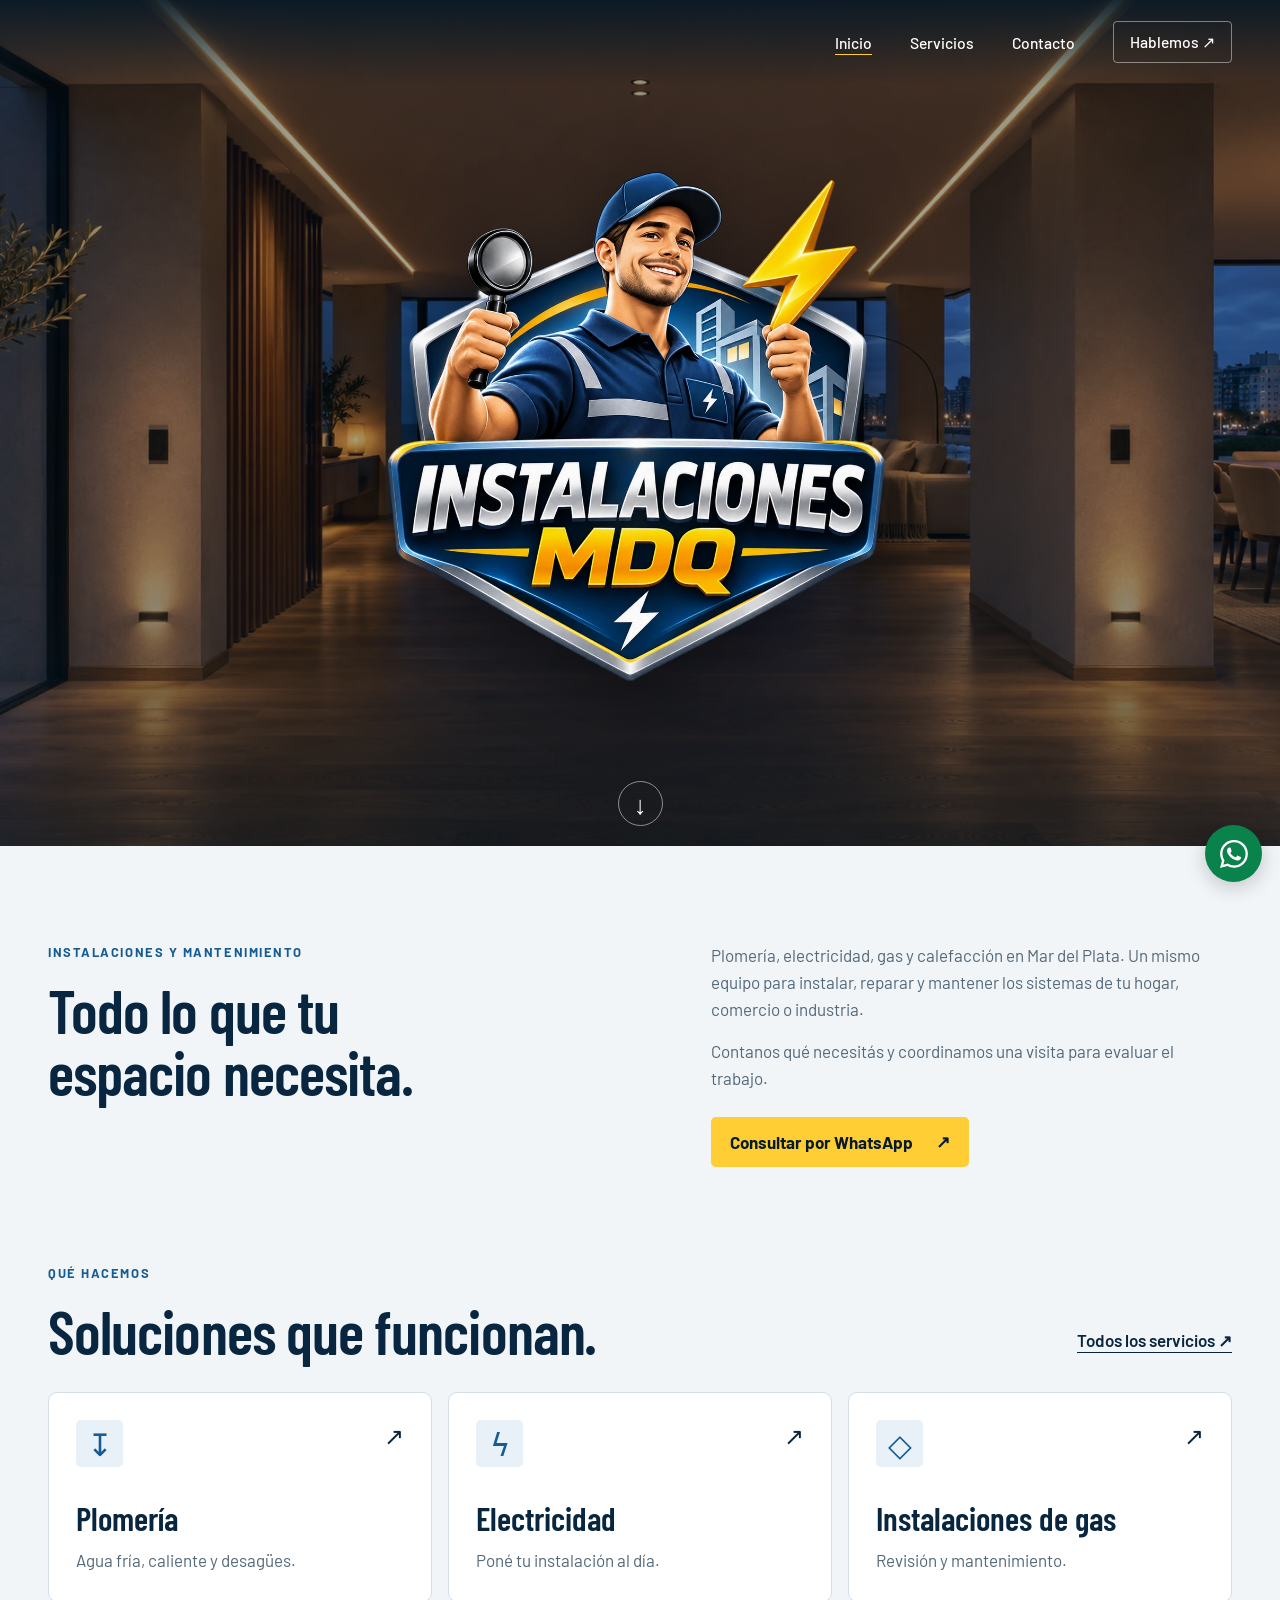
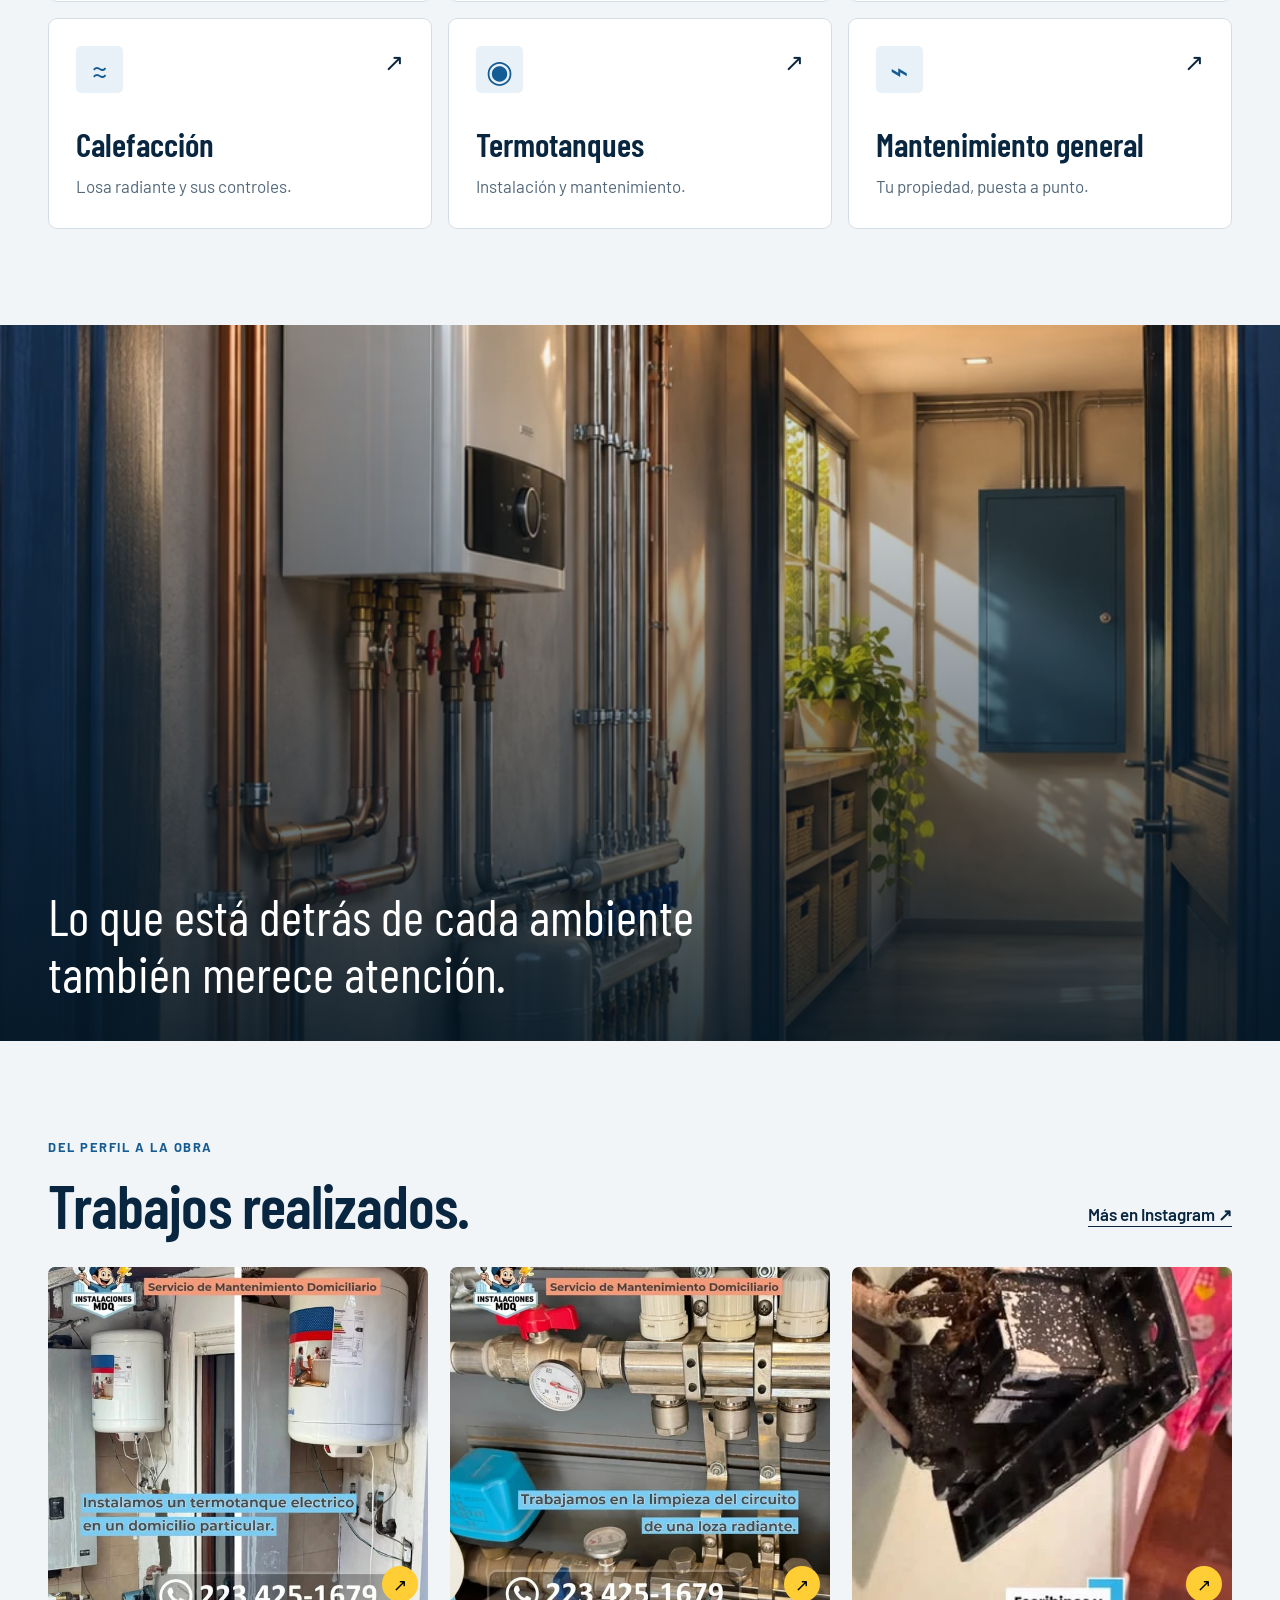
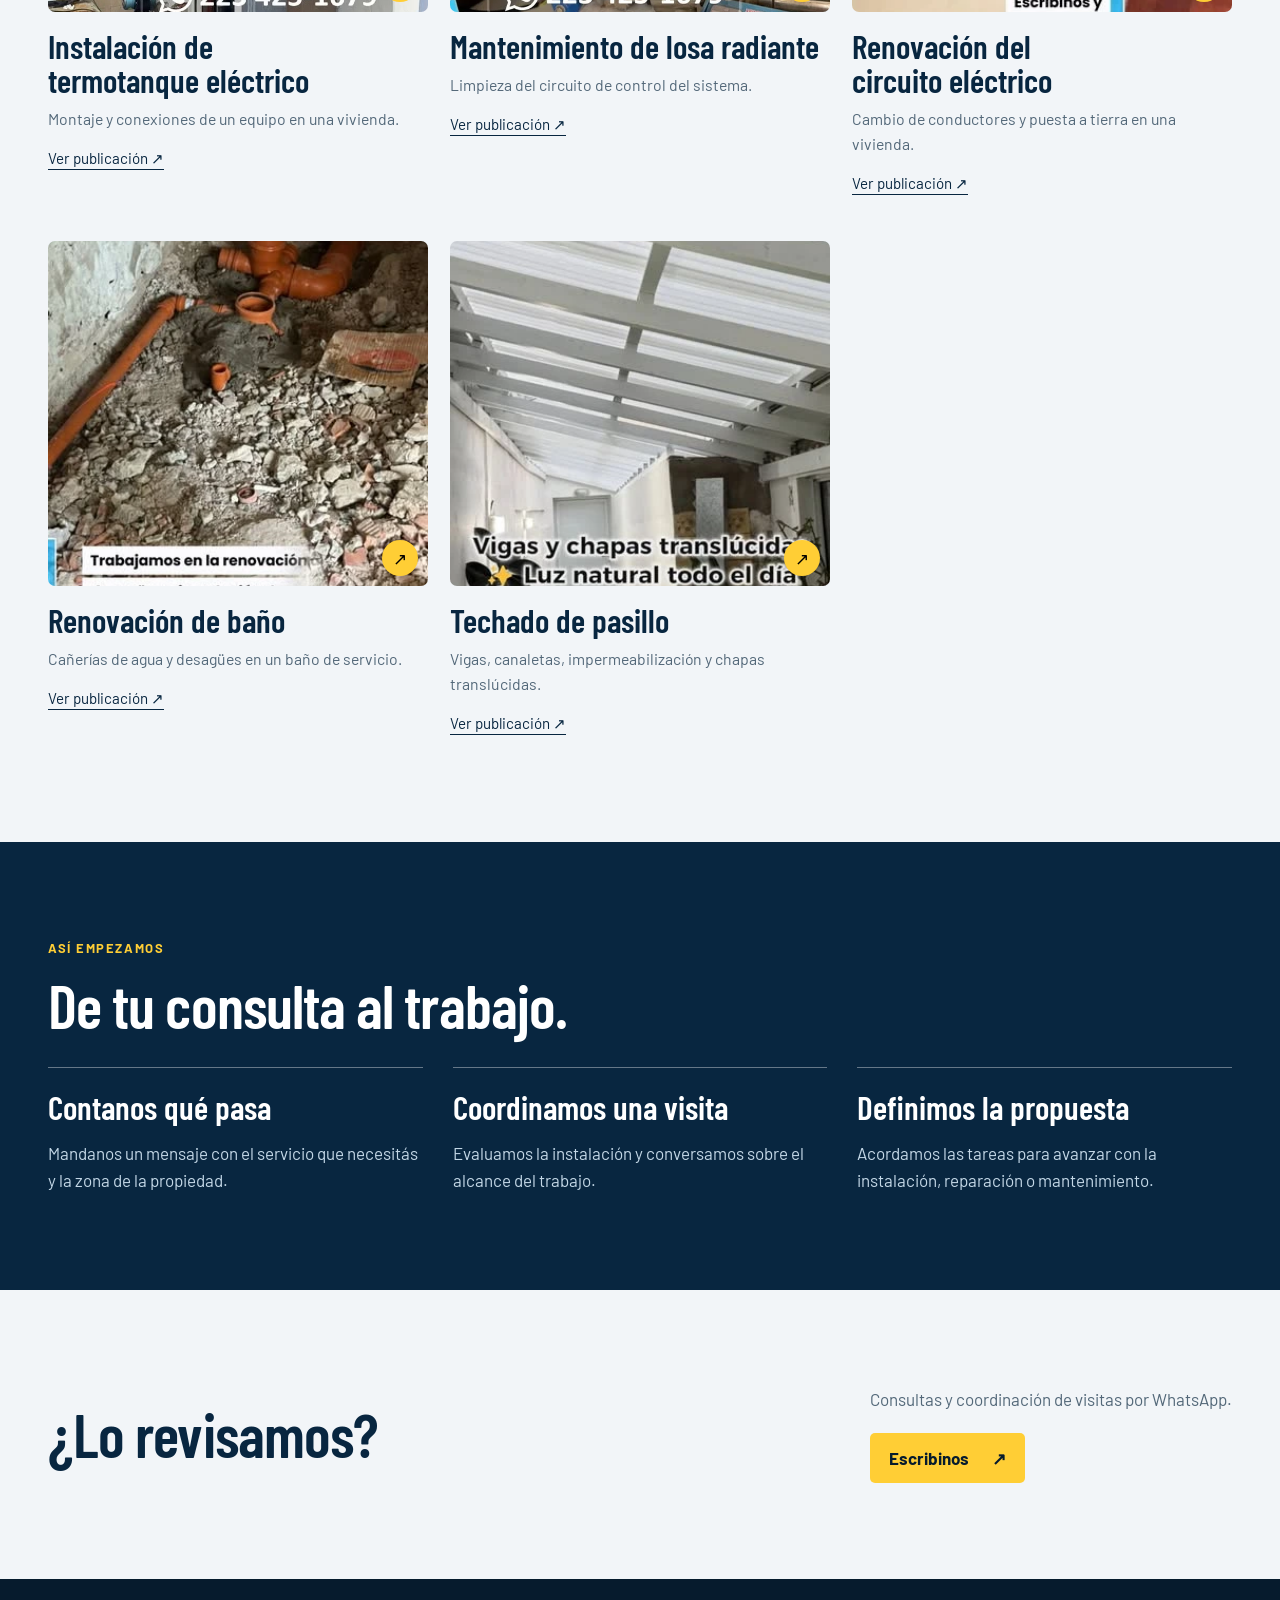
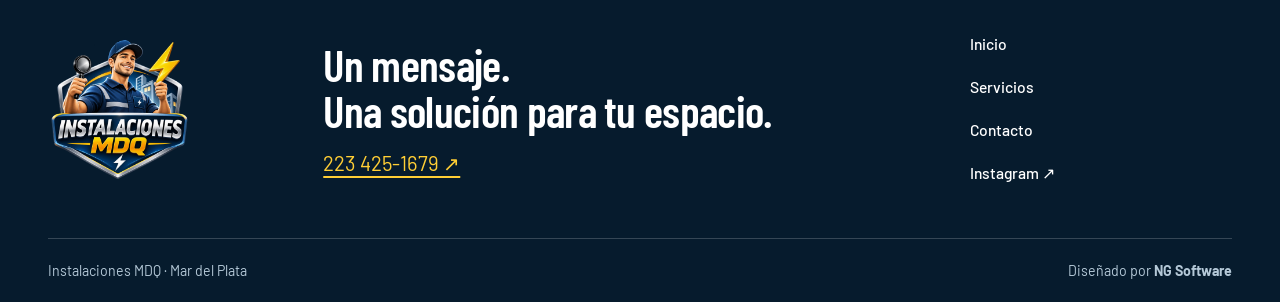
<file: index.html>
<!doctype html>
<html lang="es-AR"><head><meta charset="utf-8"><meta name="viewport" content="width=device-width,initial-scale=1,viewport-fit=cover">
<title>Instalaciones y mantenimiento en Mar del Plata | Instalaciones MDQ</title><meta name="description" content="Instalaciones MDQ en Mar del Plata. Plomería, electricidad, gas, calefacción por losa radiante y mantenimiento general. Consultas al 223 425-1679."><meta name="theme-color" content="#082640">
<link rel="icon" href="assets/favicon.png"><link rel="preconnect" href="https://fonts.googleapis.com"><link rel="preconnect" href="https://fonts.gstatic.com" crossorigin><link href="https://fonts.googleapis.com/css2?family=Barlow:wght@400;500;600;700&family=Barlow+Condensed:wght@500;600;700&display=swap" rel="stylesheet"><link rel="stylesheet" href="style.css"><script src="app.js" defer></script></head>
<body class="home">
<div class="loader" data-loader hidden aria-hidden="true"><img src="assets/logo.webp" alt="" width="1000" height="1000"><span></span></div>
<script>const loader=document.querySelector('[data-loader]');if(!matchMedia('(prefers-reduced-motion: reduce)').matches){loader.hidden=false;const done=()=>loader.hidden=true;setTimeout(done,1300);addEventListener('DOMContentLoaded',()=>setTimeout(done,350),{once:true});addEventListener('pageshow',e=>{if(e.persisted)done()})}</script>
<a class="skip" href="#main">Ir al contenido</a>
<header class="top"><div class="wrap top-inner"><a class="brand" href="index.html">INSTALACIONES<span>MDQ</span></a><button class="menu" type="button" aria-expanded="false" aria-controls="nav" aria-label="Abrir menú" hidden><span></span><span></span></button><nav id="nav" aria-label="Navegación principal"><a href="index.html" aria-current="page">Inicio</a><a href="servicios.html">Servicios</a><a href="contacto.html">Contacto</a><a class="nav-cta" href="https://wa.me/5492234251679" target="_blank" rel="noopener">Hablemos ↗</a></nav></div></header>
<main id="main">
<section class="hero"><img class="hero-bg" src="assets/hero.webp" alt="" fetchpriority="high"><h1 class="sr">Instalaciones MDQ en Mar del Plata</h1><img class="hero-logo" src="assets/logo.webp" width="1000" height="1000" alt="Instalaciones MDQ"><a class="hero-arrow" href="#soluciones" aria-label="Explorar servicios">↓</a></section>
<section class="intro wrap section" id="soluciones" data-reveal><div><p class="eyebrow">Instalaciones y mantenimiento</p><h2>Todo lo que tu<br>espacio necesita.</h2></div><div class="intro-copy"><p>Plomería, electricidad, gas y calefacción en Mar del Plata. Un mismo equipo para instalar, reparar y mantener los sistemas de tu hogar, comercio o industria.</p><p>Contanos qué necesitás y coordinamos una visita para evaluar el trabajo.</p><a class="button" href="https://wa.me/5492234251679" target="_blank" rel="noopener">Consultar por WhatsApp <span aria-hidden="true">↗</span></a></div></section>
<section class="wrap service-preview section"><div class="section-head" data-reveal><div><p class="eyebrow">Qué hacemos</p><h2>Soluciones que funcionan.</h2></div><a class="text-link" href="servicios.html">Todos los servicios ↗</a></div><div class="service-grid"><a class="service-card" href="servicios.html#plomeria" data-reveal><span class="service-symbol" aria-hidden="true">↧</span><h3>Plomería</h3><p>Agua fría, caliente y desagües.</p><span class="card-arrow" aria-hidden="true">↗</span></a><a class="service-card" href="servicios.html#electricidad" data-reveal><span class="service-symbol" aria-hidden="true">ϟ</span><h3>Electricidad</h3><p>Poné tu instalación al día.</p><span class="card-arrow" aria-hidden="true">↗</span></a><a class="service-card" href="servicios.html#gas" data-reveal><span class="service-symbol" aria-hidden="true">◇</span><h3>Instalaciones de gas</h3><p>Revisión y mantenimiento.</p><span class="card-arrow" aria-hidden="true">↗</span></a><a class="service-card" href="servicios.html#calefaccion" data-reveal><span class="service-symbol" aria-hidden="true">≈</span><h3>Calefacción</h3><p>Losa radiante y sus controles.</p><span class="card-arrow" aria-hidden="true">↗</span></a><a class="service-card" href="servicios.html#termotanques" data-reveal><span class="service-symbol" aria-hidden="true">◉</span><h3>Termotanques</h3><p>Instalación y mantenimiento.</p><span class="card-arrow" aria-hidden="true">↗</span></a><a class="service-card" href="servicios.html#mantenimiento" data-reveal><span class="service-symbol" aria-hidden="true">⌁</span><h3>Mantenimiento general</h3><p>Tu propiedad, puesta a punto.</p><span class="card-arrow" aria-hidden="true">↗</span></a></div></section>
<section class="parallax" data-parallax aria-label="Visualización de instalaciones residenciales"><img src="assets/parallax.webp" alt="" loading="lazy"><div class="wrap"><p>Lo que está detrás de cada ambiente<br>también merece atención.</p></div></section>
<section class="wrap section work-section"><div class="section-head" data-reveal><div><p class="eyebrow">Del perfil a la obra</p><h2>Trabajos realizados.</h2></div><a class="text-link" href="https://www.instagram.com/instalaciones.mdq/" target="_blank" rel="noopener">Más en Instagram ↗</a></div><div class="work-grid"><article class="work-card" data-reveal><button type="button" data-work="0" aria-label="Ampliar Instalación de termotanque eléctrico"><img src="assets/trabajo-termotanque.webp" width="640" height="640" loading="lazy" alt="Instalación de termotanque eléctrico, publicación de Instalaciones MDQ"><span aria-hidden="true">↗</span></button><h3>Instalación de termotanque eléctrico</h3><p>Montaje y conexiones de un equipo en una vivienda.</p><a href="https://www.instagram.com/instalaciones.mdq/p/DXaHS4ajfBt/" target="_blank" rel="noopener">Ver publicación ↗</a></article><article class="work-card" data-reveal><button type="button" data-work="1" aria-label="Ampliar Mantenimiento de losa radiante"><img src="assets/trabajo-losa.webp" width="640" height="640" loading="lazy" alt="Mantenimiento de losa radiante, publicación de Instalaciones MDQ"><span aria-hidden="true">↗</span></button><h3>Mantenimiento de losa radiante</h3><p>Limpieza del circuito de control del sistema.</p><a href="https://www.instagram.com/instalaciones.mdq/p/DXhzUTKDzBc/" target="_blank" rel="noopener">Ver publicación ↗</a></article><article class="work-card" data-reveal><button type="button" data-work="2" aria-label="Ampliar Renovación del circuito eléctrico"><img src="assets/trabajo-electricidad.webp" width="640" height="640" loading="lazy" alt="Renovación del circuito eléctrico, publicación de Instalaciones MDQ"><span aria-hidden="true">↗</span></button><h3>Renovación del circuito eléctrico</h3><p>Cambio de conductores y puesta a tierra en una vivienda.</p><a href="https://www.instagram.com/instalaciones.mdq/reel/Da3oR3qFhbC/" target="_blank" rel="noopener">Ver publicación ↗</a></article><article class="work-card" data-reveal><button type="button" data-work="3" aria-label="Ampliar Renovación de baño"><img src="assets/trabajo-bano.webp" width="640" height="640" loading="lazy" alt="Renovación de baño, publicación de Instalaciones MDQ"><span aria-hidden="true">↗</span></button><h3>Renovación de baño</h3><p>Cañerías de agua y desagües en un baño de servicio.</p><a href="https://www.instagram.com/instalaciones.mdq/reel/Daqp1NqDCdx/" target="_blank" rel="noopener">Ver publicación ↗</a></article><article class="work-card" data-reveal><button type="button" data-work="4" aria-label="Ampliar Techado de pasillo"><img src="assets/trabajo-techado.webp" width="640" height="640" loading="lazy" alt="Techado de pasillo, publicación de Instalaciones MDQ"><span aria-hidden="true">↗</span></button><h3>Techado de pasillo</h3><p>Vigas, canaletas, impermeabilización y chapas translúcidas.</p><a href="https://www.instagram.com/instalaciones.mdq/reel/DZvdP5DiWz_/" target="_blank" rel="noopener">Ver publicación ↗</a></article></div></section>
<section class="process section"><div class="wrap"><div class="section-head" data-reveal><div><p class="eyebrow">Así empezamos</p><h2>De tu consulta al trabajo.</h2></div></div><div class="process-grid"><article data-reveal><h3>Contanos qué pasa</h3><p>Mandanos un mensaje con el servicio que necesitás y la zona de la propiedad.</p></article><article data-reveal><h3>Coordinamos una visita</h3><p>Evaluamos la instalación y conversamos sobre el alcance del trabajo.</p></article><article data-reveal><h3>Definimos la propuesta</h3><p>Acordamos las tareas para avanzar con la instalación, reparación o mantenimiento.</p></article></div></div></section>
<section class="wrap section final-cta" data-reveal><h2>¿Lo revisamos?</h2><div><p>Consultas y coordinación de visitas por WhatsApp.</p><a class="button" href="https://wa.me/5492234251679" target="_blank" rel="noopener">Escribinos <span aria-hidden="true">↗</span></a></div></section></main>
<footer><div class="wrap footer-main"><a href="index.html"><img src="assets/logo.webp" width="1000" height="1000" alt="Instalaciones MDQ"></a><div><h2>Un mensaje.<br>Una solución para tu espacio.</h2><a class="footer-phone" href="https://wa.me/5492234251679" target="_blank" rel="noopener">223 425-1679 ↗</a></div><nav aria-label="Navegación del pie"><a href="index.html">Inicio</a><a href="servicios.html">Servicios</a><a href="contacto.html">Contacto</a><a href="https://www.instagram.com/instalaciones.mdq/" target="_blank" rel="noopener">Instagram ↗</a></nav></div><div class="wrap footer-bottom"><small>Instalaciones MDQ · Mar del Plata</small><small>Diseñado por <strong>NG Software</strong></small></div></footer>
<a class="floating" href="https://wa.me/5492234251679" target="_blank" rel="noopener" aria-label="Consultar por WhatsApp"><img src="assets/whatsapp.svg" alt="" width="28" height="28"></a>
<dialog class="work-dialog" aria-label="Detalle de trabajo"><form method="dialog"><button class="close" aria-label="Cerrar imagen">×</button></form><img alt=""><div><p data-work-title></p><a data-work-link target="_blank" rel="noopener">Ver publicación en Instagram ↗</a></div></dialog></body></html>
</file>
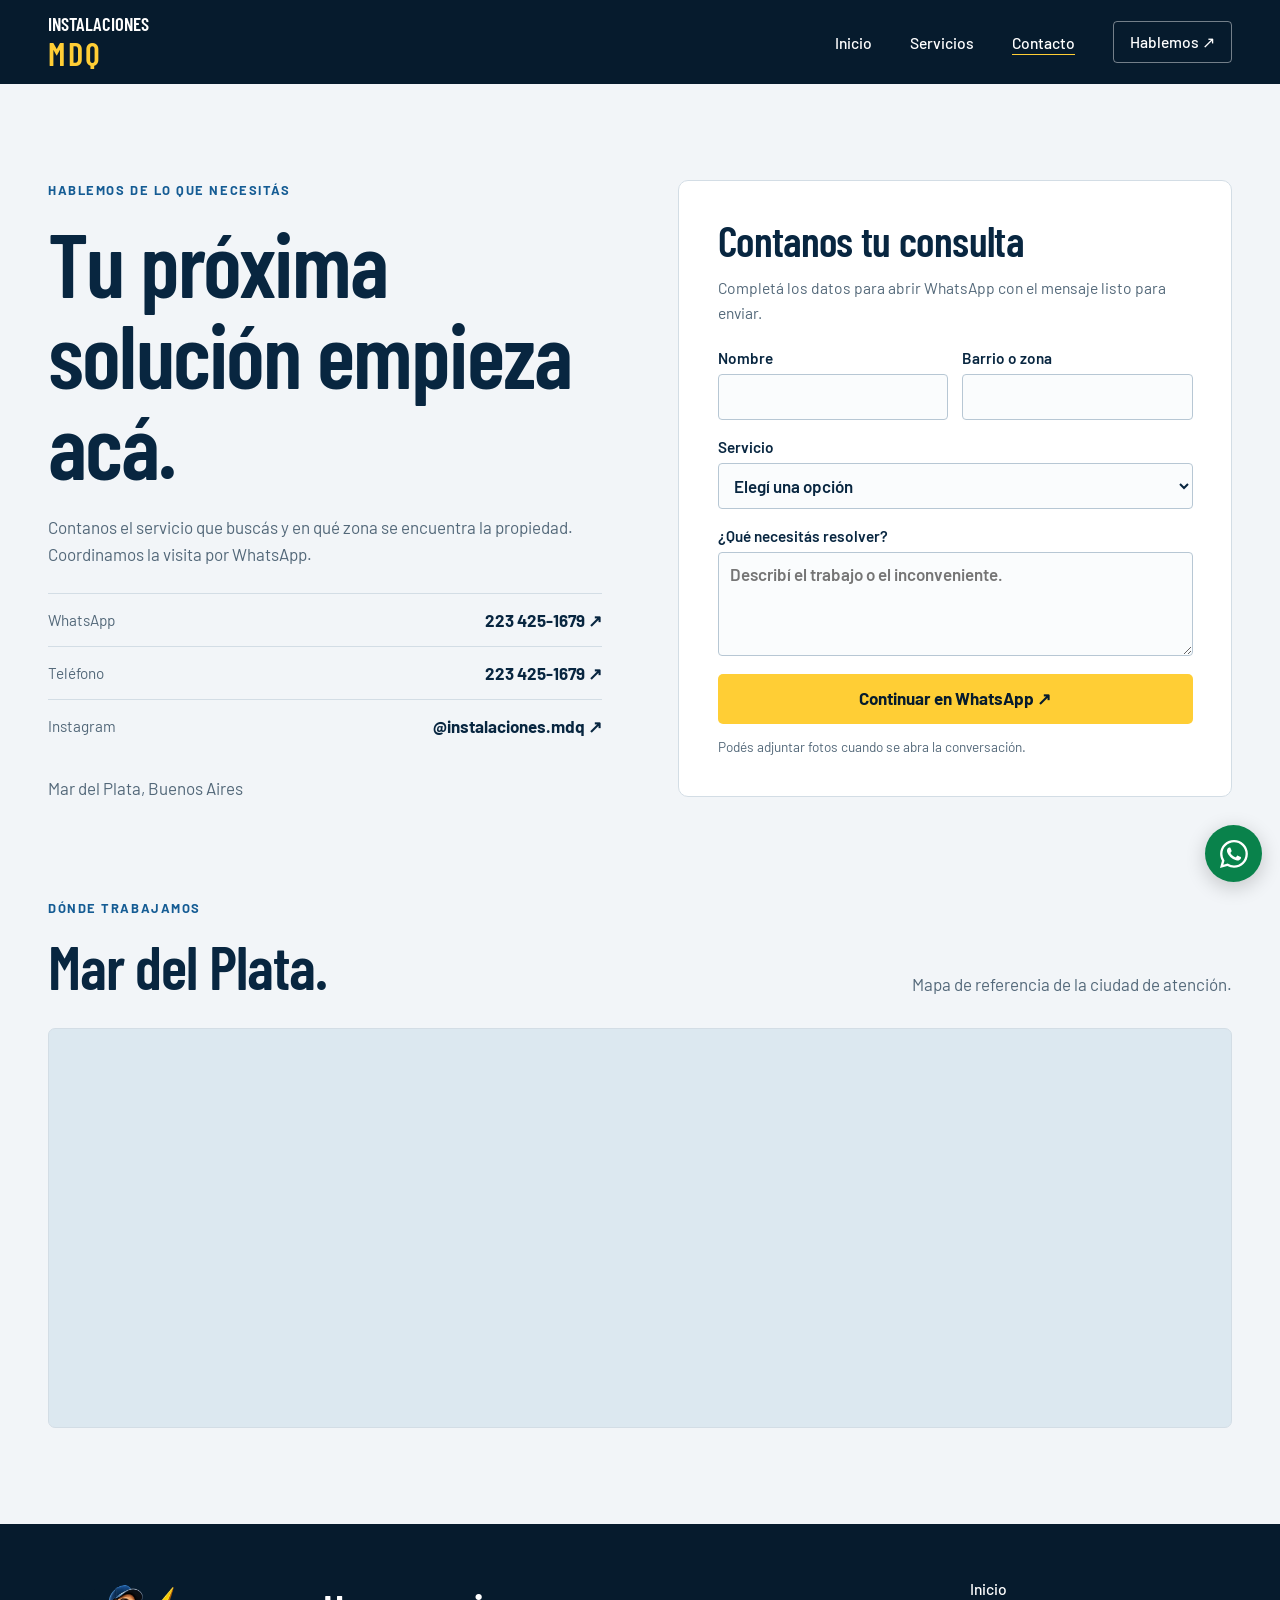
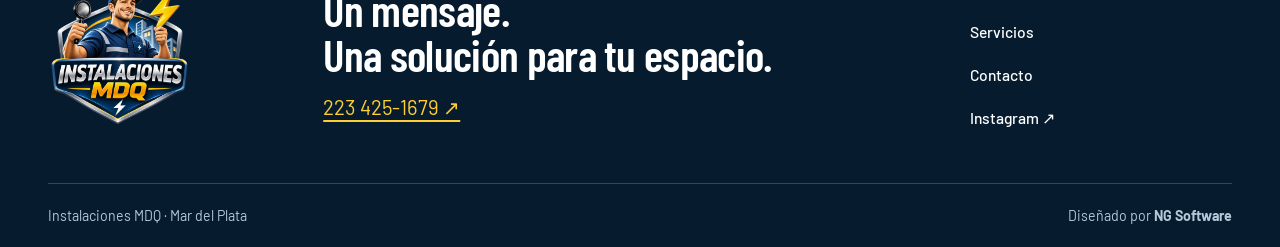
<file: contacto.html>
<!doctype html>
<html lang="es-AR"><head><meta charset="utf-8"><meta name="viewport" content="width=device-width,initial-scale=1,viewport-fit=cover">
<title>Contacto | Instalaciones MDQ</title><meta name="description" content="Instalaciones MDQ en Mar del Plata. Plomería, electricidad, gas, calefacción por losa radiante y mantenimiento general. Consultas al 223 425-1679."><meta name="theme-color" content="#082640">
<link rel="icon" href="assets/favicon.png"><link rel="preconnect" href="https://fonts.googleapis.com"><link rel="preconnect" href="https://fonts.gstatic.com" crossorigin><link href="https://fonts.googleapis.com/css2?family=Barlow:wght@400;500;600;700&family=Barlow+Condensed:wght@500;600;700&display=swap" rel="stylesheet"><link rel="stylesheet" href="style.css"><script src="app.js" defer></script></head>
<body class="inside">
<div class="loader" data-loader hidden aria-hidden="true"><img src="assets/logo.webp" alt="" width="1000" height="1000"><span></span></div>
<script>const loader=document.querySelector('[data-loader]');if(!matchMedia('(prefers-reduced-motion: reduce)').matches){loader.hidden=false;const done=()=>loader.hidden=true;setTimeout(done,1300);addEventListener('DOMContentLoaded',()=>setTimeout(done,350),{once:true});addEventListener('pageshow',e=>{if(e.persisted)done()})}</script>
<a class="skip" href="#main">Ir al contenido</a>
<header class="top"><div class="wrap top-inner"><a class="brand" href="index.html">INSTALACIONES<span>MDQ</span></a><button class="menu" type="button" aria-expanded="false" aria-controls="nav" aria-label="Abrir menú" hidden><span></span><span></span></button><nav id="nav" aria-label="Navegación principal"><a href="index.html">Inicio</a><a href="servicios.html">Servicios</a><a href="contacto.html" aria-current="page">Contacto</a><a class="nav-cta" href="https://wa.me/5492234251679" target="_blank" rel="noopener">Hablemos ↗</a></nav></div></header>
<main id="main">
<section class="wrap section contact-layout"><div class="contact-info" data-reveal><p class="eyebrow">Hablemos de lo que necesitás</p><h1>Tu próxima<br>solución empieza acá.</h1><p>Contanos el servicio que buscás y en qué zona se encuentra la propiedad. Coordinamos la visita por WhatsApp.</p><div class="contact-methods"><a href="https://wa.me/5492234251679" target="_blank" rel="noopener"><span>WhatsApp</span><strong>223 425-1679 ↗</strong></a><a href="tel:+542234251679"><span>Teléfono</span><strong>223 425-1679 ↗</strong></a><a href="https://www.instagram.com/instalaciones.mdq/" target="_blank" rel="noopener"><span>Instagram</span><strong>@instalaciones.mdq ↗</strong></a></div><p class="location">Mar del Plata, Buenos Aires</p></div>
<section class="form-panel" aria-labelledby="form-title" data-reveal><h2 id="form-title">Contanos tu consulta</h2><p>Completá los datos para abrir WhatsApp con el mensaje listo para enviar.</p><form data-contact><div class="field-grid"><label>Nombre<input name="nombre" required autocomplete="name" maxlength="80"></label><label>Barrio o zona<input name="zona" required autocomplete="address-level2" maxlength="100"></label></div><label>Servicio<select name="servicio" required><option value="">Elegí una opción</option><option value="plomeria">Plomería</option><option value="electricidad">Electricidad</option><option value="gas">Instalaciones de gas</option><option value="calefaccion">Calefacción</option><option value="termotanques">Termotanques</option><option value="mantenimiento">Mantenimiento general</option><option value="otro">Otra consulta</option></select></label><label>¿Qué necesitás resolver?<textarea name="detalle" required rows="4" maxlength="1400" placeholder="Describí el trabajo o el inconveniente."></textarea></label><button class="button" type="submit" disabled>Continuar en WhatsApp ↗</button></form><noscript><a href="https://wa.me/5492234251679">Abrir WhatsApp</a></noscript><p class="form-footnote">Podés adjuntar fotos cuando se abra la conversación.</p></section></section>
<section class="wrap section map-section" data-reveal><div class="section-head"><div><p class="eyebrow">Dónde trabajamos</p><h2>Mar del Plata.</h2></div><p>Mapa de referencia de la ciudad de atención.</p></div><iframe title="Mapa de Mar del Plata" src="https://maps.google.com/maps?q=Mar%20del%20Plata%2C%20Buenos%20Aires%2C%20Argentina&amp;z=12&amp;output=embed" width="1200" height="420" loading="lazy" referrerpolicy="strict-origin-when-cross-origin" allowfullscreen></iframe></section></main>
<footer><div class="wrap footer-main"><a href="index.html"><img src="assets/logo.webp" width="1000" height="1000" alt="Instalaciones MDQ"></a><div><h2>Un mensaje.<br>Una solución para tu espacio.</h2><a class="footer-phone" href="https://wa.me/5492234251679" target="_blank" rel="noopener">223 425-1679 ↗</a></div><nav aria-label="Navegación del pie"><a href="index.html">Inicio</a><a href="servicios.html">Servicios</a><a href="contacto.html">Contacto</a><a href="https://www.instagram.com/instalaciones.mdq/" target="_blank" rel="noopener">Instagram ↗</a></nav></div><div class="wrap footer-bottom"><small>Instalaciones MDQ · Mar del Plata</small><small>Diseñado por <strong>NG Software</strong></small></div></footer>
<a class="floating" href="https://wa.me/5492234251679" target="_blank" rel="noopener" aria-label="Consultar por WhatsApp"><img src="assets/whatsapp.svg" alt="" width="28" height="28"></a>
</body></html>
</file>
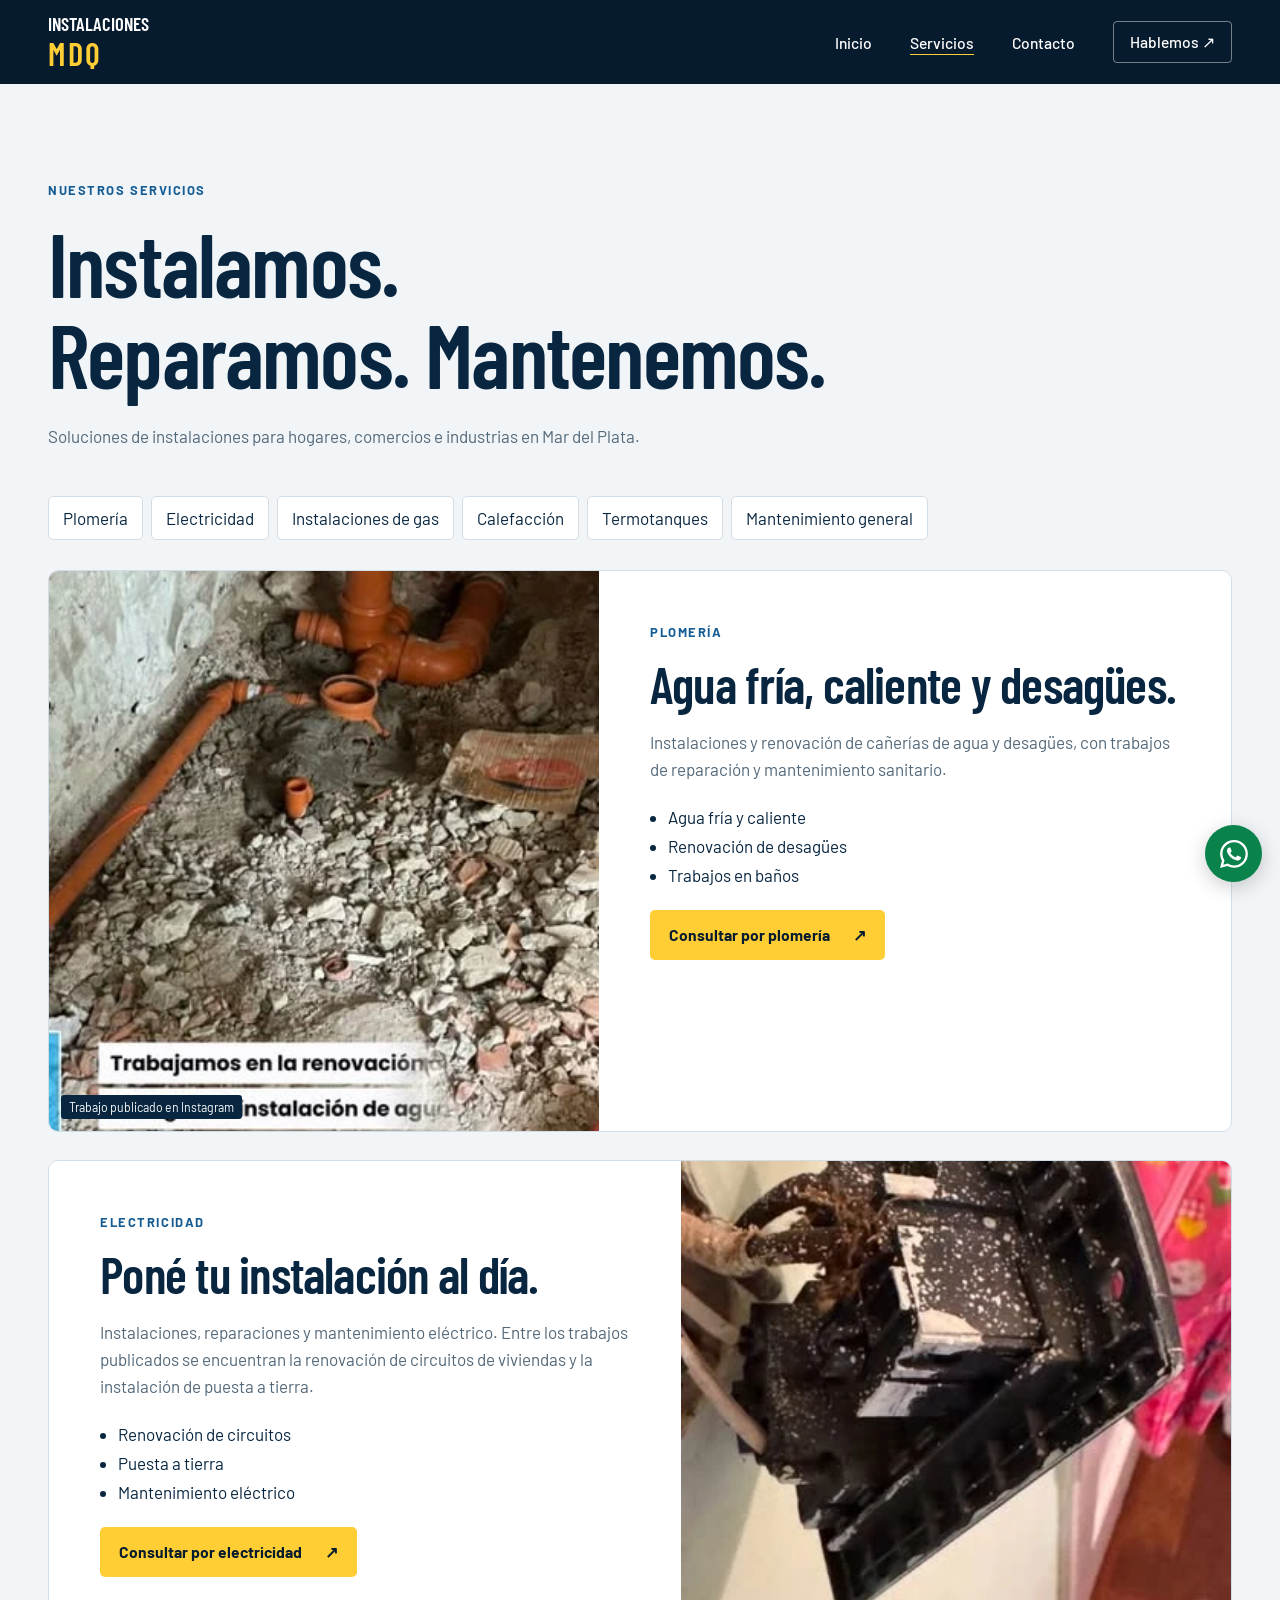
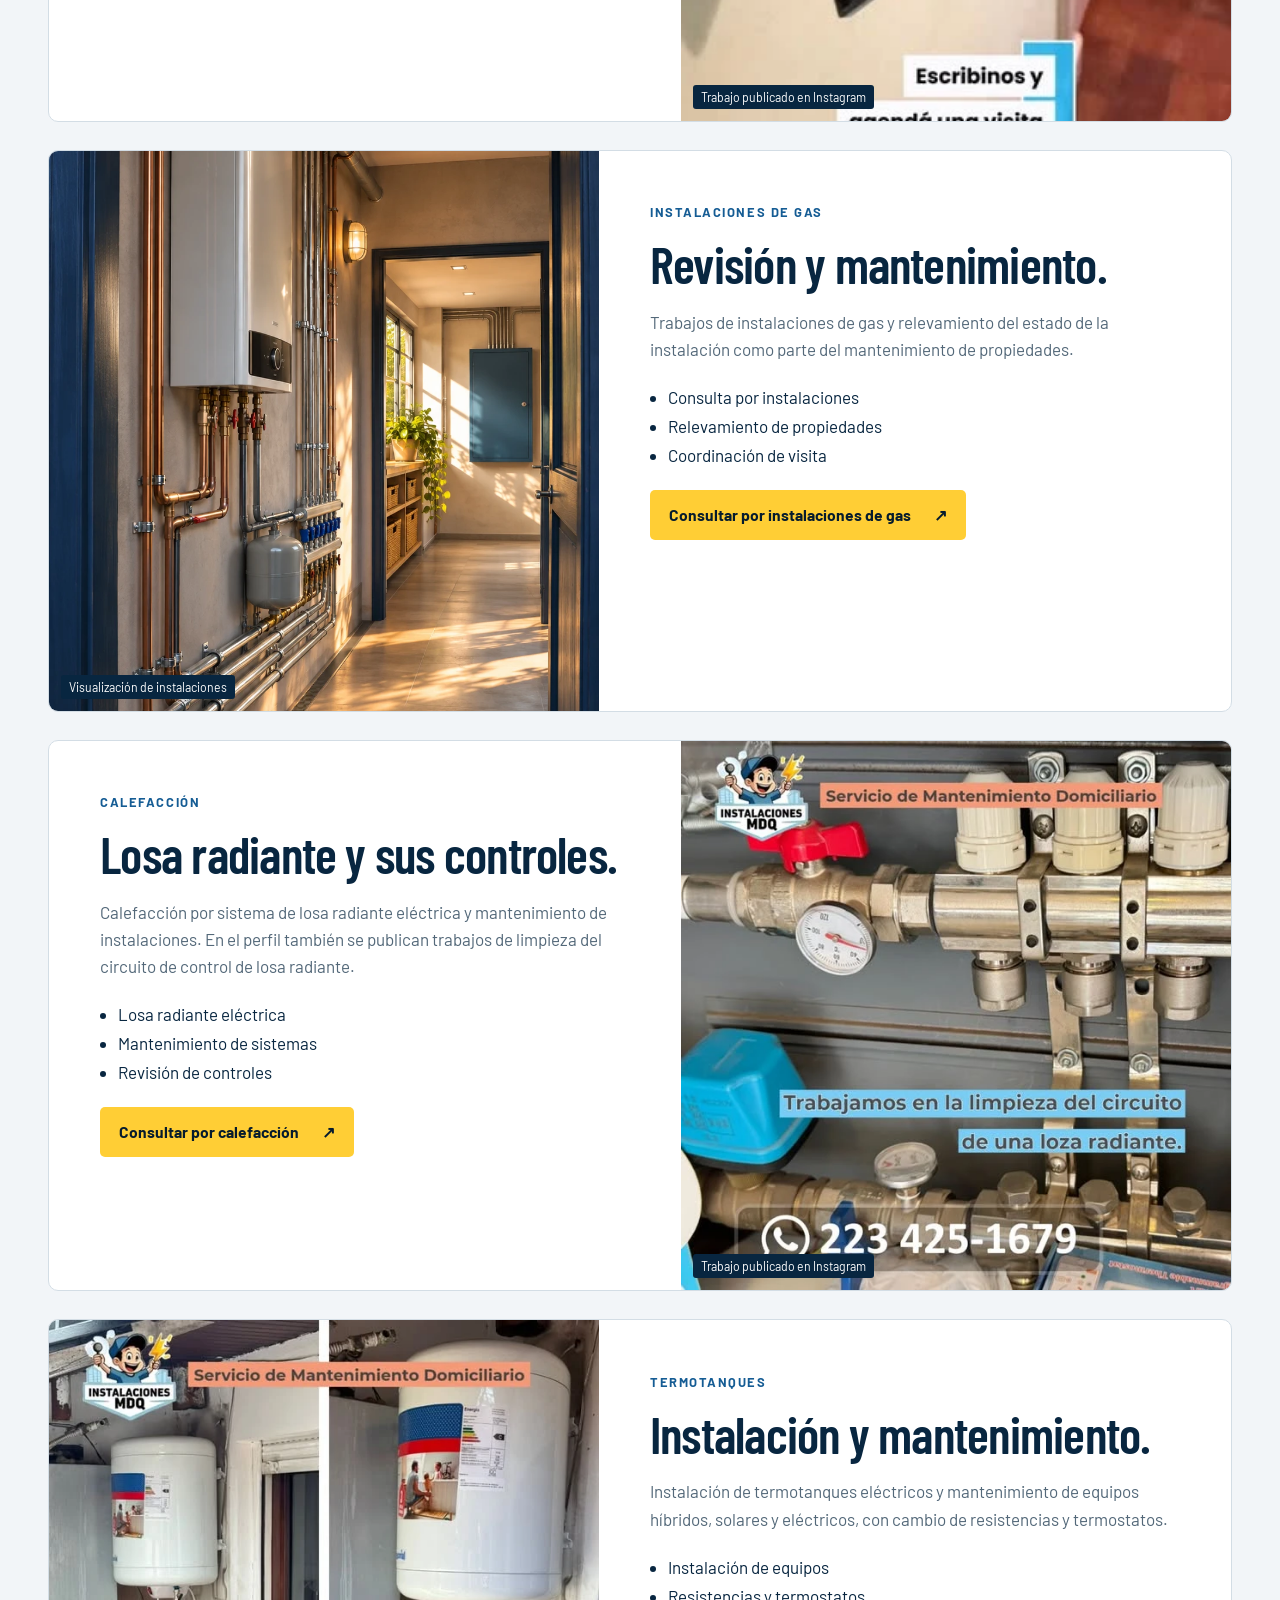
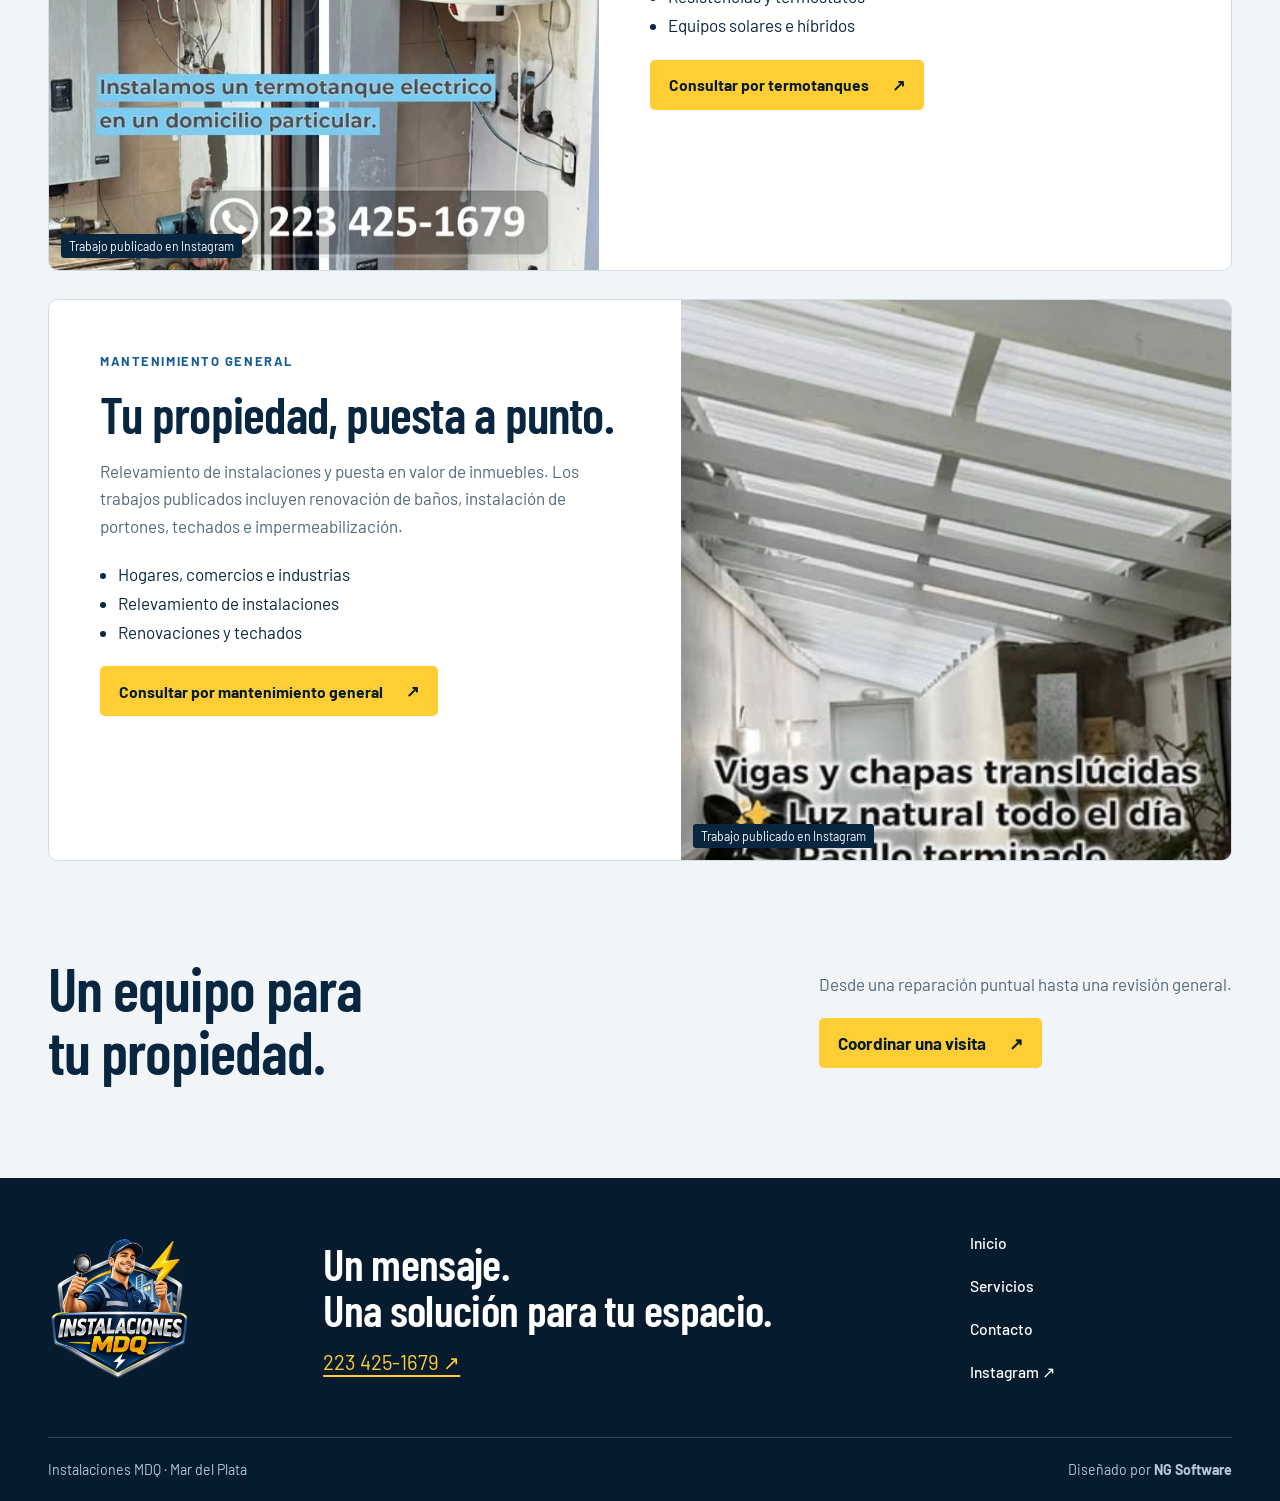
<file: servicios.html>
<!doctype html>
<html lang="es-AR"><head><meta charset="utf-8"><meta name="viewport" content="width=device-width,initial-scale=1,viewport-fit=cover">
<title>Servicios | Instalaciones MDQ</title><meta name="description" content="Instalaciones MDQ en Mar del Plata. Plomería, electricidad, gas, calefacción por losa radiante y mantenimiento general. Consultas al 223 425-1679."><meta name="theme-color" content="#082640">
<link rel="icon" href="assets/favicon.png"><link rel="preconnect" href="https://fonts.googleapis.com"><link rel="preconnect" href="https://fonts.gstatic.com" crossorigin><link href="https://fonts.googleapis.com/css2?family=Barlow:wght@400;500;600;700&family=Barlow+Condensed:wght@500;600;700&display=swap" rel="stylesheet"><link rel="stylesheet" href="style.css"><script src="app.js" defer></script></head>
<body class="inside">
<div class="loader" data-loader hidden aria-hidden="true"><img src="assets/logo.webp" alt="" width="1000" height="1000"><span></span></div>
<script>const loader=document.querySelector('[data-loader]');if(!matchMedia('(prefers-reduced-motion: reduce)').matches){loader.hidden=false;const done=()=>loader.hidden=true;setTimeout(done,1300);addEventListener('DOMContentLoaded',()=>setTimeout(done,350),{once:true});addEventListener('pageshow',e=>{if(e.persisted)done()})}</script>
<a class="skip" href="#main">Ir al contenido</a>
<header class="top"><div class="wrap top-inner"><a class="brand" href="index.html">INSTALACIONES<span>MDQ</span></a><button class="menu" type="button" aria-expanded="false" aria-controls="nav" aria-label="Abrir menú" hidden><span></span><span></span></button><nav id="nav" aria-label="Navegación principal"><a href="index.html">Inicio</a><a href="servicios.html" aria-current="page">Servicios</a><a href="contacto.html">Contacto</a><a class="nav-cta" href="https://wa.me/5492234251679" target="_blank" rel="noopener">Hablemos ↗</a></nav></div></header>
<main id="main">
<section class="wrap page-intro section" data-reveal><p class="eyebrow">Nuestros servicios</p><h1>Instalamos.<br>Reparamos. Mantenemos.</h1><p>Soluciones de instalaciones para hogares, comercios e industrias en Mar del Plata.</p></section>
<div class="wrap service-nav" aria-label="Accesos a servicios"><a href="#plomeria">Plomería</a><a href="#electricidad">Electricidad</a><a href="#gas">Instalaciones de gas</a><a href="#calefaccion">Calefacción</a><a href="#termotanques">Termotanques</a><a href="#mantenimiento">Mantenimiento general</a></div>
<div class="wrap service-stack"><section class="service-detail" id="plomeria" data-reveal><div class="service-photo"><img src="assets/trabajo-bano.webp" alt="Plomería, trabajo publicado por Instalaciones MDQ" loading="lazy"><span>Trabajo publicado en Instagram</span></div><div class="service-copy"><p class="eyebrow">Plomería</p><h2>Agua fría, caliente y desagües.</h2><p>Instalaciones y renovación de cañerías de agua y desagües, con trabajos de reparación y mantenimiento sanitario.</p><ul><li>Agua fría y caliente</li><li>Renovación de desagües</li><li>Trabajos en baños</li></ul><a class="button" href="contacto.html?servicio=plomeria">Consultar por plomería <span aria-hidden="true">↗</span></a></div></section><section class="service-detail" id="electricidad" data-reveal><div class="service-photo"><img src="assets/trabajo-electricidad.webp" alt="Electricidad, trabajo publicado por Instalaciones MDQ" loading="lazy"><span>Trabajo publicado en Instagram</span></div><div class="service-copy"><p class="eyebrow">Electricidad</p><h2>Poné tu instalación al día.</h2><p>Instalaciones, reparaciones y mantenimiento eléctrico. Entre los trabajos publicados se encuentran la renovación de circuitos de viviendas y la instalación de puesta a tierra.</p><ul><li>Renovación de circuitos</li><li>Puesta a tierra</li><li>Mantenimiento eléctrico</li></ul><a class="button" href="contacto.html?servicio=electricidad">Consultar por electricidad <span aria-hidden="true">↗</span></a></div></section><section class="service-detail" id="gas" data-reveal><div class="service-photo"><img src="assets/parallax.webp" alt="Instalaciones de gas, visualización de instalaciones" loading="lazy"><span>Visualización de instalaciones</span></div><div class="service-copy"><p class="eyebrow">Instalaciones de gas</p><h2>Revisión y mantenimiento.</h2><p>Trabajos de instalaciones de gas y relevamiento del estado de la instalación como parte del mantenimiento de propiedades.</p><ul><li>Consulta por instalaciones</li><li>Relevamiento de propiedades</li><li>Coordinación de visita</li></ul><a class="button" href="contacto.html?servicio=gas">Consultar por instalaciones de gas <span aria-hidden="true">↗</span></a></div></section><section class="service-detail" id="calefaccion" data-reveal><div class="service-photo"><img src="assets/trabajo-losa.webp" alt="Calefacción, trabajo publicado por Instalaciones MDQ" loading="lazy"><span>Trabajo publicado en Instagram</span></div><div class="service-copy"><p class="eyebrow">Calefacción</p><h2>Losa radiante y sus controles.</h2><p>Calefacción por sistema de losa radiante eléctrica y mantenimiento de instalaciones. En el perfil también se publican trabajos de limpieza del circuito de control de losa radiante.</p><ul><li>Losa radiante eléctrica</li><li>Mantenimiento de sistemas</li><li>Revisión de controles</li></ul><a class="button" href="contacto.html?servicio=calefaccion">Consultar por calefacción <span aria-hidden="true">↗</span></a></div></section><section class="service-detail" id="termotanques" data-reveal><div class="service-photo"><img src="assets/trabajo-termotanque.webp" alt="Termotanques, trabajo publicado por Instalaciones MDQ" loading="lazy"><span>Trabajo publicado en Instagram</span></div><div class="service-copy"><p class="eyebrow">Termotanques</p><h2>Instalación y mantenimiento.</h2><p>Instalación de termotanques eléctricos y mantenimiento de equipos híbridos, solares y eléctricos, con cambio de resistencias y termostatos.</p><ul><li>Instalación de equipos</li><li>Resistencias y termostatos</li><li>Equipos solares e híbridos</li></ul><a class="button" href="contacto.html?servicio=termotanques">Consultar por termotanques <span aria-hidden="true">↗</span></a></div></section><section class="service-detail" id="mantenimiento" data-reveal><div class="service-photo"><img src="assets/trabajo-techado.webp" alt="Mantenimiento general, trabajo publicado por Instalaciones MDQ" loading="lazy"><span>Trabajo publicado en Instagram</span></div><div class="service-copy"><p class="eyebrow">Mantenimiento general</p><h2>Tu propiedad, puesta a punto.</h2><p>Relevamiento de instalaciones y puesta en valor de inmuebles. Los trabajos publicados incluyen renovación de baños, instalación de portones, techados e impermeabilización.</p><ul><li>Hogares, comercios e industrias</li><li>Relevamiento de instalaciones</li><li>Renovaciones y techados</li></ul><a class="button" href="contacto.html?servicio=mantenimiento">Consultar por mantenimiento general <span aria-hidden="true">↗</span></a></div></section></div>
<section class="wrap section final-cta" data-reveal><h2>Un equipo para<br>tu propiedad.</h2><div><p>Desde una reparación puntual hasta una revisión general.</p><a class="button" href="https://wa.me/5492234251679" target="_blank" rel="noopener">Coordinar una visita <span aria-hidden="true">↗</span></a></div></section></main>
<footer><div class="wrap footer-main"><a href="index.html"><img src="assets/logo.webp" width="1000" height="1000" alt="Instalaciones MDQ"></a><div><h2>Un mensaje.<br>Una solución para tu espacio.</h2><a class="footer-phone" href="https://wa.me/5492234251679" target="_blank" rel="noopener">223 425-1679 ↗</a></div><nav aria-label="Navegación del pie"><a href="index.html">Inicio</a><a href="servicios.html">Servicios</a><a href="contacto.html">Contacto</a><a href="https://www.instagram.com/instalaciones.mdq/" target="_blank" rel="noopener">Instagram ↗</a></nav></div><div class="wrap footer-bottom"><small>Instalaciones MDQ · Mar del Plata</small><small>Diseñado por <strong>NG Software</strong></small></div></footer>
<a class="floating" href="https://wa.me/5492234251679" target="_blank" rel="noopener" aria-label="Consultar por WhatsApp"><img src="assets/whatsapp.svg" alt="" width="28" height="28"></a>
</body></html>
</file>
<file: style.css>
:root {
  --navy: #082640;
  --deep: #061b2d;
  --blue: #155c94;
  --yellow: #ffce35;
  --paper: #f2f5f8;
  --line: #d3dde5;
  --muted: #536879;
  color: var(--navy);
  background: var(--paper);
  font: 17px Barlow, Arial, sans-serif;
  color-scheme: light;
}
* { box-sizing: border-box; }
html { scroll-behavior: smooth; }
body { margin: 0; }
img { display: block; max-width: 100%; height: auto; }
a { color: inherit; text-underline-offset: 5px; }
button, input, select, textarea { font: inherit; }
button { cursor: pointer; }
button:disabled { cursor: default; }
[hidden] { display: none !important; }
:focus-visible { outline: 3px solid #ae7a00; outline-offset: 4px; }
h1, h2, h3, p { margin: 0; }
h1, h2, h3 {
  font-family: 'Barlow Condensed', sans-serif;
  font-weight: 600;
  line-height: 1.02;
  text-wrap: balance;
}
h1 { font-size: clamp(3.4rem, 7vw, 6.8rem); letter-spacing: -.02em; }
h2 { font-size: clamp(2.6rem, 4.8vw, 4.8rem); letter-spacing: -.015em; }
h3 { font-size: clamp(1.5rem, 2.6vw, 2rem); }
p { line-height: 1.6; }
.wrap { width: min(1260px, calc(100% - 96px)); margin-inline: auto; }
.section { padding-block: clamp(52px, 7.5vw, 100px); }
.eyebrow { text-transform: uppercase; letter-spacing: .12em; font-size: .76rem; font-weight: 700; margin-bottom: 16px; color: var(--blue); }
.button {
  display: inline-flex;
  align-items: center;
  justify-content: center;
  gap: 23px;
  min-height: 50px;
  padding: 13px 19px;
  border: 0;
  border-radius: 5px;
  text-decoration: none;
  background: var(--yellow);
  color: var(--deep);
  font-weight: 700;
}
.button:hover { background: #ffdb6b; }
.text-link { display: inline-flex; align-items: center; min-height: 44px; font-weight: 600; }
.sr, .skip { position: absolute; width: 1px; height: 1px; clip-path: inset(50%); overflow: hidden; }
.skip:focus { width: auto; height: auto; clip-path: none; background: white; padding: 15px; z-index: 40; }
.top { position: relative; z-index: 7; color: white; background: var(--deep); }
.top-inner { display: flex; justify-content: space-between; align-items: center; gap: 24px; min-height: 84px; }
.brand { font-family: 'Barlow Condensed'; font-size: 1.1rem; line-height: .9; text-decoration: none; font-weight: 600; }
.brand span { display: block; color: var(--yellow); font-size: 1.9rem; margin-top: 6px; letter-spacing: .08em; }
nav { display: flex; align-items: center; gap: clamp(18px, 3vw, 38px); }
nav a { text-decoration: none; font-size: .92rem; font-weight: 500; padding-block: 12px; }
nav a:hover, nav a[aria-current=page] { text-decoration: underline; text-decoration-color: var(--yellow); }
.nav-cta { border: 1px solid #ffffff70; padding: 10px 16px; border-radius: 4px; }
.home .top { position: absolute; inset: 0 0 auto; background: linear-gradient(#041725d9, transparent); }
.home .brand { visibility: hidden; }
.menu { display: none; }
.hero { position: relative; display: grid; place-items: center; height: 94svh; min-height: 590px; max-height: 1050px; background: var(--deep); isolation: isolate; }
.hero-bg { position: absolute; inset: 0; width: 100%; height: 100%; object-fit: cover; z-index: -2; }
.hero::after { content: ''; position: absolute; inset: 0; z-index: -1; background: linear-gradient(#04172570, #04172550, #041725a0); }
.hero-logo { width: min(530px, 66vw); max-height: 73svh; object-fit: contain; filter: drop-shadow(0 12px 35px #0008); }
.hero-arrow { position: absolute; bottom: 20px; border: 1px solid #ffffff80; border-radius: 50%; width: 45px; height: 45px; display: grid; place-items: center; color: white; font-size: 1.5rem; text-decoration: none; }
.intro { display: grid; grid-template-columns: 1.1fr 1fr; gap: clamp(25px, 7vw, 100px); align-items: start; }
.intro-copy p { color: var(--muted); }
.intro-copy p + p { margin-top: 14px; }
.intro-copy .button { margin-top: 25px; }
.service-preview { padding-top: 0; }
.section-head { display: flex; align-items: end; justify-content: space-between; gap: 22px; margin-bottom: 30px; }
.section-head > p { color: var(--muted); max-width: 370px; }
.service-grid { display: grid; grid-template-columns: repeat(3, minmax(0, 1fr)); gap: 16px; }
.service-card { position: relative; padding: 27px; border: 1px solid var(--line); background: white; text-decoration: none; border-radius: 9px; transition: box-shadow .25s, border-color .25s; }
.service-card:hover { border-color: #267ab2; box-shadow: 0 10px 30px #0a365315; }
.service-symbol { display: inline-grid; place-items: center; width: 47px; height: 47px; border-radius: 5px; background: #e9f1f8; color: var(--blue); font-size: 1.8rem; margin-bottom: 35px; }
.service-card p { margin-top: 11px; color: var(--muted); max-width: 25ch; }
.card-arrow { position: absolute; top: 28px; right: 27px; font-size: 1.4rem; }
.parallax { height: clamp(420px, 56vw, 730px); position: relative; overflow: hidden; background: var(--deep); isolation: isolate; color: white; display: flex; align-items: end; }
.parallax img { position: absolute; inset: -100px 0 auto; height: calc(100% + 200px); width: 100%; max-width: none; object-fit: cover; transform: translateY(var(--shift, 0px)); z-index: -2; }
.parallax::after { content: ''; position: absolute; inset: 0; background: linear-gradient(transparent, #041725d9); z-index: -1; }
.parallax .wrap { padding-block: 40px; }
.parallax p { font-family: 'Barlow Condensed'; font-size: clamp(1.9rem, 4vw, 4rem); line-height: 1.12; text-wrap: balance; }
.work-grid { display: grid; grid-template-columns: repeat(3, minmax(0, 1fr)); gap: 35px 22px; }
.work-card { min-width: 0; }
.work-card > button { position: relative; display: block; width: 100%; padding: 0; border: 0; border-radius: 7px; overflow: hidden; background: #dae4ec; }
.work-card img { width: 100%; aspect-ratio: 1.1; object-fit: cover; object-position: center; transition: transform .3s; }
.work-card button:hover img { transform: scale(1.03); }
.work-card button span { position: absolute; bottom: 10px; right: 10px; display: grid; place-items: center; width: 36px; height: 36px; background: var(--yellow); border-radius: 50%; }
.work-card h3 { margin-top: 18px; }
.work-card p { color: var(--muted); margin-top: 8px; font-size: .93rem; }
.work-card > a { display: inline-flex; min-height: 44px; align-items: center; margin-top: 5px; font-size: .89rem; }
.process { color: white; background: var(--navy); }
.process .eyebrow { color: var(--yellow); }
.process-grid { display: grid; grid-template-columns: repeat(3, minmax(0, 1fr)); gap: 30px; }
.process-grid article { border-top: 1px solid #ffffff60; padding-top: 23px; }
.process-grid p { margin-top: 15px; color: #c3d7e6; }
.final-cta { display: flex; align-items: center; justify-content: space-between; gap: 30px; }
.final-cta p { color: var(--muted); margin-bottom: 20px; max-width: 440px; }
footer { background: var(--deep); color: white; }
.footer-main { padding-block: 43px; display: grid; grid-template-columns: .55fr 1.4fr .6fr; align-items: center; gap: 35px; }
.footer-main img { width: 145px; }
.footer-main h2 { font-size: clamp(2rem, 3.5vw, 3.3rem); }
.footer-phone { display: inline-block; color: var(--yellow); margin-top: 17px; font-size: 1.2rem; }
.footer-main nav { display: flex; flex-direction: column; align-items: start; gap: 0; }
.footer-bottom { display: flex; justify-content: space-between; gap: 20px; padding-block: 23px; border-top: 1px solid #ffffff30; color: #b4c8d7; }
.floating { position: fixed; display: grid; place-items: center; width: 57px; height: 57px; border-radius: 50%; background: #09824b; right: max(18px, env(safe-area-inset-right)); bottom: max(18px, calc(env(safe-area-inset-bottom) + 8px)); z-index: 8; box-shadow: 0 5px 20px #0003; }
.floating img { width: 28px; height: 28px; }
.floating:hover { background: #076139; }
.page-intro { padding-bottom: 45px; }
.page-intro > p:last-child { color: var(--muted); margin-top: 24px; max-width: 620px; }
.service-nav { display: flex; flex-wrap: wrap; gap: 8px; margin-bottom: 30px; }
.service-nav a { display: inline-flex; min-height: 44px; align-items: center; padding: 8px 14px; border: 1px solid var(--line); border-radius: 5px; text-decoration: none; background: white; }
.service-nav a:hover { background: var(--yellow); }
.service-stack { display: grid; gap: 28px; }
.service-detail { display: grid; grid-template-columns: minmax(0, 1fr) minmax(0, 1.15fr); background: white; border: 1px solid var(--line); border-radius: 10px; overflow: hidden; scroll-margin-top: 20px; }
.service-photo { position: relative; background: #d9e3eb; min-width: 0; }
.service-photo img { width: 100%; height: 100%; max-height: 560px; object-fit: cover; }
.service-photo span { position: absolute; left: 12px; bottom: 12px; font-size: .72rem; padding: 5px 8px; border-radius: 3px; color: white; background: var(--navy); }
.service-copy { padding: clamp(25px, 4vw, 55px); min-width: 0; }
.service-copy h2 { font-size: clamp(2.2rem, 4vw, 3.6rem); }
.service-copy > p:not(.eyebrow) { color: var(--muted); margin-top: 18px; }
.service-copy ul { padding-left: 18px; line-height: 1.7; margin-block: 20px; }
.service-copy .button { text-align: center; font-size: .92rem; }
.service-detail:nth-child(even) { grid-template-columns: minmax(0, 1.15fr) minmax(0, 1fr); }
.service-detail:nth-child(even) .service-photo { grid-column: 2; grid-row: 1; }
.service-detail:nth-child(even) .service-copy { grid-column: 1; grid-row: 1; }
.contact-layout { display: grid; grid-template-columns: minmax(0, 1fr) minmax(0, 1fr); gap: clamp(25px, 6vw, 80px); align-items: start; }
.contact-info > p:not(.eyebrow) { margin-top: 23px; color: var(--muted); }
.contact-methods { margin-top: 25px; }
.contact-methods a { display: flex; justify-content: space-between; gap: 8px 15px; flex-wrap: wrap; border-top: 1px solid var(--line); text-decoration: none; min-height: 53px; align-items: center; padding-block: 10px; }
.contact-methods strong { overflow-wrap: anywhere; }
.contact-methods a:hover strong { text-decoration: underline; }
.contact-methods span { font-size: .9rem; color: var(--muted); }
.form-panel { background: white; border: 1px solid var(--line); border-radius: 10px; padding: clamp(23px, 3vw, 40px); min-width: 0; }
.form-panel h2 { font-size: 2.5rem; }
.form-panel > p { margin-top: 12px; color: var(--muted); font-size: .92rem; }
form[data-contact] { display: grid; gap: 18px; margin-top: 24px; }
.field-grid { display: grid; grid-template-columns: minmax(0, 1fr) minmax(0, 1fr); gap: 14px; }
label { display: block; font-size: .9rem; font-weight: 600; min-width: 0; }
input, select, textarea { display: block; width: 100%; min-width: 0; margin-top: 7px; padding: 11px; min-height: 46px; font-size: 1rem; background: #fafcfd; color: var(--navy); border: 1px solid #b7c7d4; border-radius: 4px; }
textarea { resize: vertical; }
.form-footnote { font-size: .8rem !important; }
.map-section { padding-top: 0; }
.map-section iframe { display: block; width: 100%; height: 400px; border: 1px solid var(--line); border-radius: 7px; background: #dce8f0; }
.loader { position: fixed; inset: 0; display: grid; place-content: center; justify-items: center; gap: 20px; background: #030d16; z-index: 50; pointer-events: none; }
.loader img { width: min(290px, 65vw); }
.loader span { width: 65px; height: 2px; background: var(--yellow); animation: pulse .5s infinite alternate; }
@keyframes pulse { from { transform: scaleX(.5); opacity: .3; } to { transform: scaleX(1); opacity: 1; } }
.work-dialog { padding: 0; border: 0; background: var(--deep); color: white; width: min(760px, calc(100% - 24px)); max-height: calc(100dvh - 24px); border-radius: 7px; }
.work-dialog::backdrop { background: #02101bd9; }
.work-dialog form { position: absolute; right: 10px; top: 10px; }
.close { width: 44px; height: 44px; border: 1px solid #ffffff80; border-radius: 50%; background: var(--deep); color: white; font-size: 1.8rem; }
.work-dialog > img { width: 100%; height: min(73dvh, 700px); object-fit: contain; }
.work-dialog > div { padding: 15px 20px; }
.work-dialog > div a { font-size: .9rem; display: inline-flex; min-height: 44px; align-items: center; color: var(--yellow); }
@media (prefers-reduced-motion: no-preference) {
  .scroll-in { animation: enter .55s cubic-bezier(.2,.65,.3,1) both; }
  @keyframes enter { from { opacity: .25; translate: 0 20px; } to { opacity: 1; translate: 0 0; } }
}
@media (max-width: 950px) {
  .wrap { width: calc(100% - 48px); }
  .intro, .contact-layout { gap: 30px; }
  .service-grid { grid-template-columns: repeat(2, minmax(0, 1fr)); }
  .field-grid { grid-template-columns: 1fr; }
  .footer-main { gap: 25px; }
}
@media (max-width: 650px) {
  .wrap { width: calc(100% - 32px); }
  .top-inner { min-height: 70px; }
  .menu-ready .menu { display: flex; flex-direction: column; justify-content: center; align-items: center; gap: 6px; width: 45px; height: 45px; border: 1px solid #ffffff70; border-radius: 4px; background: #08264090; }
  .menu span { height: 2px; width: 20px; background: white; }
  .menu-ready #nav { position: absolute; top: calc(100% - 3px); right: 16px; left: 16px; display: grid; gap: 0; padding: 10px; background: var(--deep); border: 1px solid #ffffff50; border-radius: 5px; }
  .menu-ready #nav a { padding: 12px; }
  .menu-ready .menu[aria-expanded=false] + #nav { display: none; }
  .top:not(.menu-ready) .top-inner { flex-direction: column; padding-block: 10px; }
  .top:not(.menu-ready) #nav { flex-wrap: wrap; justify-content: center; }
  .hero { height: 86svh; min-height: 530px; }
  .hero-logo { width: 89vw; max-height: 68svh; }
  .hero-bg { object-position: 60% center; }
  .intro, .contact-layout { grid-template-columns: 1fr; }
  .intro, .contact-info, .page-intro { text-align: center; }
  .section-head { align-items: start; flex-direction: column; gap: 13px; }
  .service-grid { gap: 10px; }
  .service-card { padding: 18px 13px; }
  .service-symbol { margin-bottom: 25px; }
  .service-card h3 { font-size: 1.45rem; }
  .service-card p { font-size: .9rem; }
  .card-arrow { top: 18px; right: 13px; }
  .parallax { height: 480px; }
  .parallax .wrap { padding-block: 25px; }
  .parallax p br { display: none; }
  .work-grid { grid-template-columns: repeat(2, minmax(0, 1fr)); gap: 25px 12px; }
  .work-card h3 { font-size: 1.35rem; margin-top: 12px; }
  .work-card p { font-size: .86rem; }
  .work-card button span { width: 30px; height: 30px; right: 6px; bottom: 6px; }
  .process-grid { grid-template-columns: 1fr; gap: 26px; }
  .final-cta { align-items: center; text-align: center; flex-direction: column; }
  .footer-main { display: flex; flex-direction: column; align-items: center; text-align: center; }
  .footer-main img { width: 130px; }
  .footer-main nav { flex-direction: row; flex-wrap: wrap; justify-content: center; gap: 8px 20px; }
  .footer-bottom { align-items: center; text-align: center; flex-direction: column; gap: 10px; padding-bottom: 85px; }
  .floating { width: 52px; height: 52px; }
  .floating img { width: 26px; height: 26px; }
  .service-detail, .service-detail:nth-child(even) { grid-template-columns: 1fr; }
  .service-detail:nth-child(even) .service-photo, .service-detail:nth-child(even) .service-copy { grid-column: auto; grid-row: auto; }
  .service-photo img { height: 260px; object-fit: cover; }
  .service-copy { padding: 24px 20px; }
  .service-copy .button { width: 100%; font-size: .86rem; }
  .service-nav { gap: 6px; justify-content: center; }
  .service-nav a { font-size: .85rem; padding: 8px 11px; }
  .map-section iframe { height: 315px; }
}
@media (prefers-reduced-motion: reduce) {
  html { scroll-behavior: auto; }
  .parallax img { transform: none; }
  .loader span { animation: none; }
}
</file>
